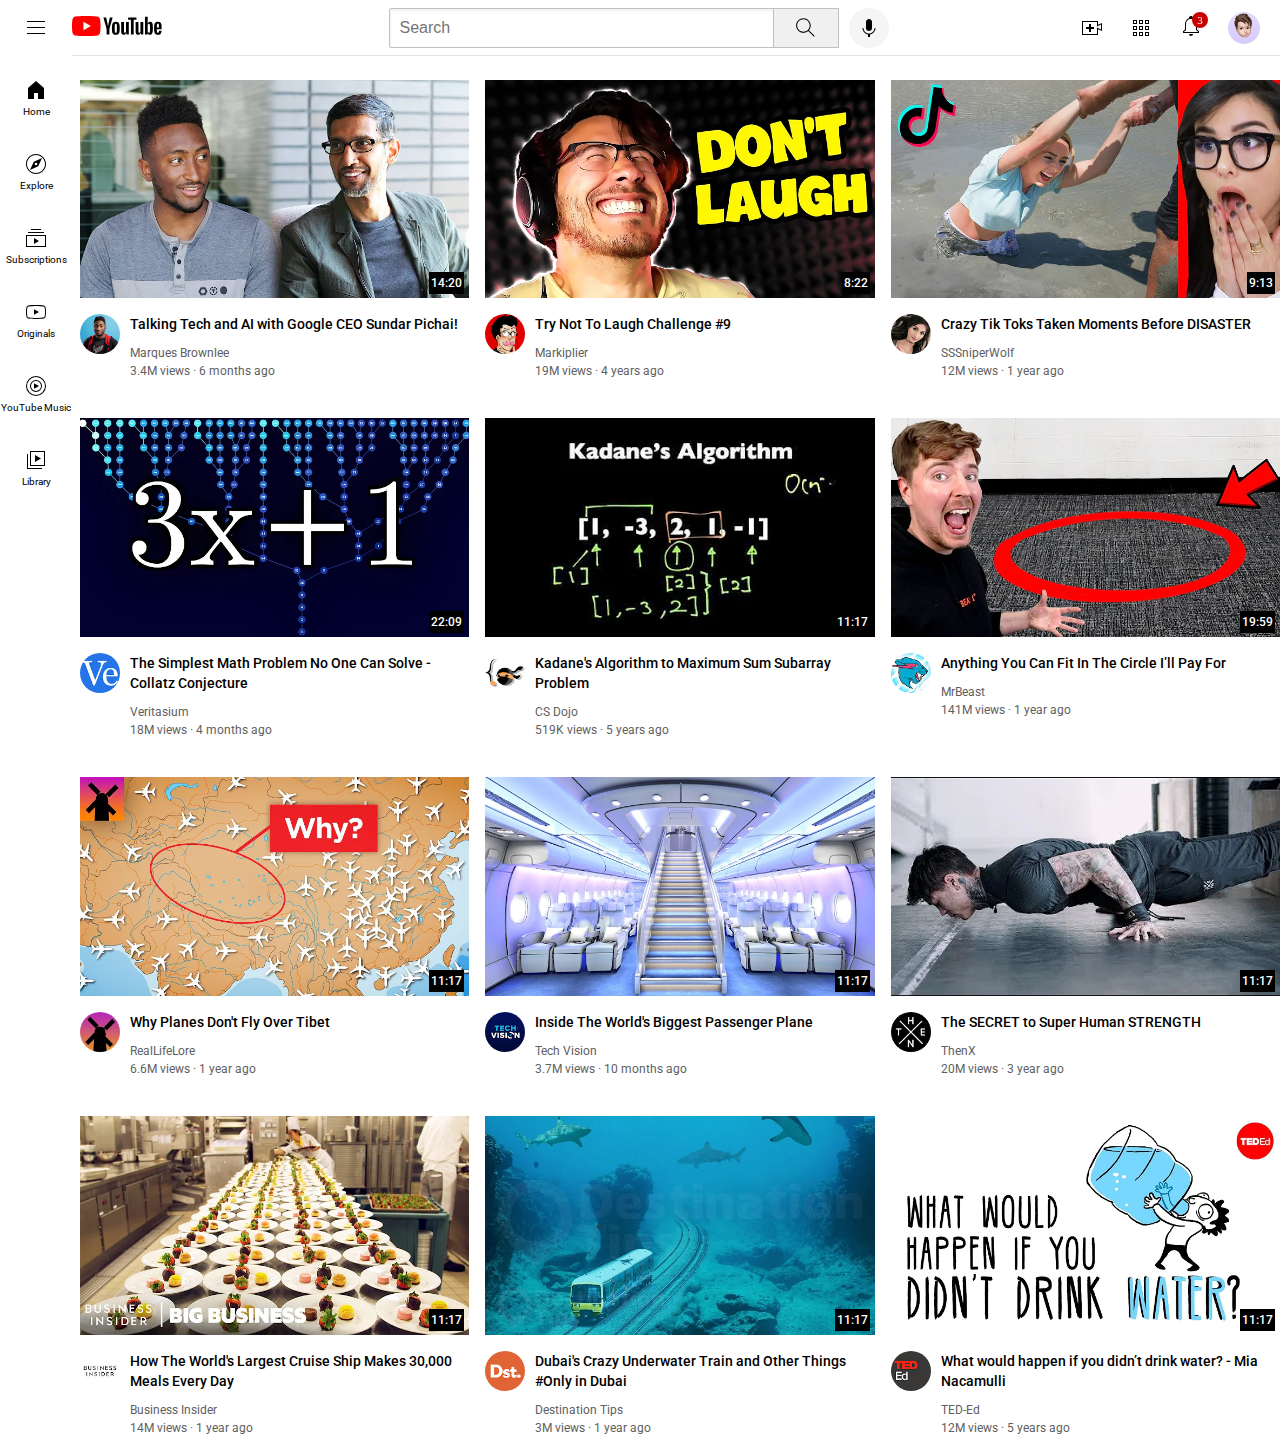
<file: index.html>
<!DOCTYPE html>
<html>
  <head>
    <title>YouTube.com Clone</title>

    <link rel="preconnect" href="https://fonts.googleapis.com">
    <link rel="preconnect" href="https://fonts.gstatic.com" crossorigin>
    <link href="https://fonts.googleapis.com/css2?family=Roboto:wght@400;500;700&display=swap" rel="stylesheet">

    <link rel="stylesheet" href="general.css">
    <link rel="stylesheet" href="header.css">
    <link rel="stylesheet" href="video.css">
    <link rel="stylesheet" href="sidebar.css">
  </head>
  <body>
    <header class="header">
      <div class="left-section">
        <img class="hamburger-menu" src="hamburger-menu.svg">
        <a href = "https://www.youtube.com"><img class="youtube-logo" src="youtube-logo.svg"></a>
      </div>
      <div class="middle-section">
        <input class="search-bar" type="text" placeholder="Search">
        <button class="search-button">
          <img class="search-icon" src="search.svg">
          <div class="tooltip">Search</div>
        </button>

        <button class="voice-search-button">
          <img class="voice-search-icon" src="voice-search-icon.svg">
          <div class="tooltip">Search with your voice</div>
        </button>
      </div>
      <div class="right-section">
        <div class="upload-icon-container">
          <img class="upload-icon" src="upload.svg">
          <div class="tooltip">Create</div>
        </div>
        <img class="youtube-apps-icon" src="youtube-apps.svg">
        <div class="notifications-icon-container">
          <img class="notifications-icon" src="notifications.svg">
          <div class="notifications-count">3</div>
          
        </div>
        <img class="current-user-picture" src="dp.jpeg">
      </div>
    </header>

    <nav class="sidebar">
      <div class="sidebar-link">
        <img src="home.svg">
        <div>Home</div>
      </div>
      <div class="sidebar-link">
        <img src="explore.svg">
        <div>Explore</div>
      </div>
      <div class="sidebar-link">
        <img src="subscriptions.svg">
        <div>Subscriptions</div>
      </div>
      <div class="sidebar-link">
        <img src="originals.svg">
        <div>Originals</div>
      </div>
      <div class="sidebar-link">
        <img src="youtube-music.svg">
        <div>YouTube Music</div>
      </div>
      <div class="sidebar-link">
        <img src="library.svg">
        <div>Library</div>
      </div>
    </nav>

    <main>
      <section class="video-grid">
        <div class="video-preview">
          <div class="thumbnail-row">
            <a href = "https://www.youtube.com/watch?v=n2RNcPRtAiY"><img class="thumbnail" src="thumbnail-1.webp"></a>
            <div class="video-time">14:20</div>
          </div>
          <div class="video-info-grid">
            <div class="channel-picture">
              <img class="profile-picture" src="channel-1.jpeg">
            </div>
            <div class="video-info">
              <p class="video-title">
              <a class = "video-link" href = "https://www.youtube.com/watch?v=n2RNcPRtAiY">Talking Tech and AI with Google CEO Sundar Pichai!</a>
              </p>
              <p class="video-author">
                <a class = "channel-link" href ="https://www.youtube.com/c/mkbhd">Marques Brownlee</a>
              </p>
              <p class="video-stats">
                3.4M views &#183; 6 months ago
              </p>
            </div>
          </div>
        </div>

        <div class="video-preview">
          <div class="thumbnail-row">
            <a href = "https://www.youtube.com/watch?v=mP0RAo9SKZk"><img class="thumbnail" src="thumbnail-2.webp"></a>
            <div class="video-time">8:22</div>
          </div>
          <div class="video-info-grid">
            <div class="channel-picture">
              <img class="profile-picture" src="channel-2.jpeg">
            </div>
            <div class="video-info">
              <p class="video-title">
                <a class = "video-link" href = "https://www.youtube.com/watch?v=mP0RAo9SKZk">Try Not To Laugh Challenge #9</a>
              </p>
              <p class="video-author">
                <a class = "channel-link" href ="https://youtube.com/@markiplier">Markiplier</a>
              </p>
              <p class="video-stats">
                19M views &#183; 4 years ago
              </p>
            </div>
          </div>
        </div>

        <div class="video-preview">
          <div class="thumbnail-row">
            <a href = "https://www.youtube.com/watch?v=FgjPQQeTh1w"><img class="thumbnail" src="thumbnail-3.webp"></a>
            <div class="video-time">9:13</div>
          </div>
          <div class="video-info-grid">
            <div class="channel-picture">
              <img class="profile-picture" src="channel-3.jpeg">
            </div>
            <div class="video-info">
              <p class="video-title">
                <a class = "video-link" href = "https://www.youtube.com/watch?v=FgjPQQeTh1w">Crazy Tik Toks Taken Moments Before DISASTER</a>
              </p>
              <p class="video-author">
                <a class = "channel-link" href ="https://www.youtube.com/user/SSSniperWolf">SSSniperWolf</a>
              </p>
              <p class="video-stats">
                12M views &#183; 1 year ago
              </p>
            </div>
          </div>
        </div>

        <div class="video-preview">
          <div class="thumbnail-row">
            <a href = "https://www.youtube.com/watch?v=094y1Z2wpJg"><img class="thumbnail" src="thumbnail-4.webp"></a>
            <div class="video-time">22:09</div>
          </div>
          <div class="video-info-grid">
            <div class="channel-picture">
              <img class="profile-picture" src="channel-4.jpeg">
            </div>
            <div class="video-info">
              <p class="video-title">
                <a class = "video-link" href = "https://www.youtube.com/watch?v=094y1Z2wpJg">The Simplest Math Problem No One Can Solve - Collatz Conjecture</a>
              </p>
              <p class="video-author">
                <a class = "channel-link" href ="https://www.youtube.com/c/veritasium">Veritasium</a>
              </p>
              <p class="video-stats">
                18M views &#183; 4 months ago
              </p>
            </div>
          </div>
        </div>

        <div class="video-preview">
          <div class="thumbnail-row">
            <a href = "https://www.youtube.com/watch?v=86CQq3pKSUw"><img class="thumbnail" src="thumbnail-5.webp"></a>
            <div class="video-time">11:17</div>
          </div>
          <div class="video-info-grid">
            <div class="channel-picture">
              <img class="profile-picture" src="channel-5.jpeg">
            </div>
            <div class="video-info">
              <p class="video-title">
                <a class = "video-link" href="https://www.youtube.com/watch?v=86CQq3pKSUw">Kadane's Algorithm to Maximum Sum Subarray Problem</a>
              </p>
              <p class="video-author">
                <a class = "channel-link" href ="https://www.youtube.com/c/CSDojo">CS Dojo</a>
              </p>
              <p class="video-stats">
                519K views &#183; 5 years ago
              </p>
            </div>
          </div>
        </div>

        <div class="video-preview">
          <div class="thumbnail-row">
            <a href = "https://www.youtube.com/watch?v=yXWw0_UfSFg"><img class="thumbnail" src="thumbnail-6.webp"></a>
            <div class="video-time">19:59</div>
          </div>
          <div class="video-info-grid">
            <div class="channel-picture">
              <img class="profile-picture" src="channel-6.jpeg">
            </div>
            <div class="video-info">
              <p class="video-title">
                <a class = "video-link" href = "https://www.youtube.com/watch?v=yXWw0_UfSFg">Anything You Can Fit In The Circle I’ll Pay For</a>
              </p>
              <p class="video-author">
                <a class = "channel-link" href ="https://www.youtube.com/channel/UCX6OQ3DkcsbYNE6H8uQQuVA">MrBeast</a>
              </p>
              <p class="video-stats">
                141M views &#183; 1 year ago
              </p>
            </div>
          </div>
        </div>
        <div class="video-preview">
          <div class="thumbnail-row">
            <a href = "https://www.youtube.com/watch?v=fNVa1qMbF9Y"><img class="thumbnail" src="thumbnail-7.webp"></a>
            <div class="video-time">11:17</div>
          </div>
          <div class="video-info-grid">
            <div class="channel-picture">
              <img class="profile-picture" src="channel-7.jpeg">
            </div>
            <div class="video-info">
              <p class="video-title">
                <a class = "video-link" href = "https://www.youtube.com/watch?v=fNVa1qMbF9Y">Why Planes Don't Fly Over Tibet</a>
              </p>
              <p class="video-author">
                <a class = "channel-link" href ="https://www.youtube.com/channel/UCP5tjEmvPItGyLhmjdwP7Ww">RealLifeLore</a>
              </p>
              <p class="video-stats">
                6.6M views &#183; 1 year ago
              </p>
            </div>
          </div>
        </div>
        <div class="video-preview">
          <div class="thumbnail-row">
            <a href = "https://www.youtube.com/watch?v=lFm4EM1juls"><img class="thumbnail" src="thumbnail-8.webp"></a>
            <div class="video-time">11:17</div>
          </div>
          <div class="video-info-grid">
            <div class="channel-picture">
              <img class="profile-picture" src="channel-8.jpeg">
            </div>
            <div class="video-info">
              <p class="video-title">
                <a class = "video-link" href = "https://www.youtube.com/watch?v=lFm4EM1juls">Inside The World's Biggest Passenger Plane</a>
              </p>
              <p class="video-author">
                <a class = "channel-link" href ="https://www.youtube.com/channel/UCHAK6CyegY22Zj2GWrcaIxg">Tech Vision</a>
              </p>
              <p class="video-stats">
                3.7M views &#183; 10 months ago
              </p>
            </div>
          </div>
        </div>
        <div class="video-preview">
          <div class="thumbnail-row">
            <a href = "https://www.youtube.com/watch?v=ixmxOlcrlUc"><img class="thumbnail" src="thumbnail-9.webp"></a>
            <div class="video-time">11:17</div>
          </div>
          <div class="video-info-grid">
            <div class="channel-picture">
              <img class="profile-picture" src="channel-9.jpeg">
            </div>
            <div class="video-info">
              <p class="video-title">
               <a class = "video-link" href = "https://www.youtube.com/watch?v=ixmxOlcrlUc">The SECRET to Super Human STRENGTH</a>
              </p>
              <p class="video-author">
                <a class = "channel-link" href ="https://www.youtube.com/c/OFFICIALTHENXSTUDIOS">ThenX</a>
              </p>
              <p class="video-stats">
                20M views &#183; 3 year ago
              </p>
            </div>
          </div>
        </div>
        <div class="video-preview">
          <div class="thumbnail-row">
            <a href = "https://www.youtube.com/watch?v=R2vXbFp5C9o"><img class="thumbnail" src="thumbnail-10.webp"></a>
            <div class="video-time">11:17</div>
          </div>
          <div class="video-info-grid">
            <div class="channel-picture">
              <img class="profile-picture" src="channel-10.jpeg">
            </div>
            <div class="video-info">
              <p class="video-title">
                <a class = "video-link" href ="https://www.youtube.com/watch?v=R2vXbFp5C9o">How The World's Largest Cruise Ship Makes 30,000 Meals Every Day</a>
              </p>
              <p class="video-author">
                <a class = "channel-link" href ="https://www.youtube.com/user/businessinsider">Business Insider</a>
              </p>
              <p class="video-stats">
                14M views &#183; 1 year ago
              </p>
            </div>
          </div>
        </div>
        <div class="video-preview">
          <div class="thumbnail-row">
            <a href = "https://www.youtube.com/watch?v=0nZuYyXET3s"><img class="thumbnail" src="thumbnail-11.webp"></a>
            <div class="video-time">11:17</div>
          </div>
          <div class="video-info-grid">
            <div class="channel-picture">
              <img class="profile-picture" src="channel-11.jpeg">
            </div>
            <div class="video-info">
              <p class="video-title">
                <a class = "video-link" href = "https://www.youtube.com/watch?v=0nZuYyXET3s">Dubai's Crazy Underwater Train and Other Things #Only in Dubai</a>
              </p>
              <p class="video-author">
                <a class = "channel-link" href ="https://www.youtube.com/c/Destinationtips">Destination Tips</a>
              </p>
              <p class="video-stats">
                3M views &#183; 1 year ago
              </p>
            </div>
          </div>
        </div>
        <div class="video-preview">
          <div class="thumbnail-row">
            <a href = "https://www.youtube.com/watch?v=9iMGFqMmUFs"><img class="thumbnail" src="thumbnail-12.webp"></a>
            <div class="video-time">11:17</div>
          </div>
          <div class="video-info-grid">
            <div class="channel-picture">
              <img class="profile-picture" src="channel-12.jpeg">
            </div>
            <div class="video-info">
              <p class="video-title">
                <a class = "video-link" href = "https://www.youtube.com/watch?v=9iMGFqMmUFs">What would happen if you didn’t drink water? - Mia Nacamulli</a>
              </p>
              <p class="video-author">
                <a class = "channel-link" href ="https://www.youtube.com/teded">TED-Ed</a>
              </p>
              <p class="video-stats">
                12M views &#183; 5 years ago
              </p>
            </div>
          </div>
        </div>

      </section>
    </main>
  </body>
</html>
</file>
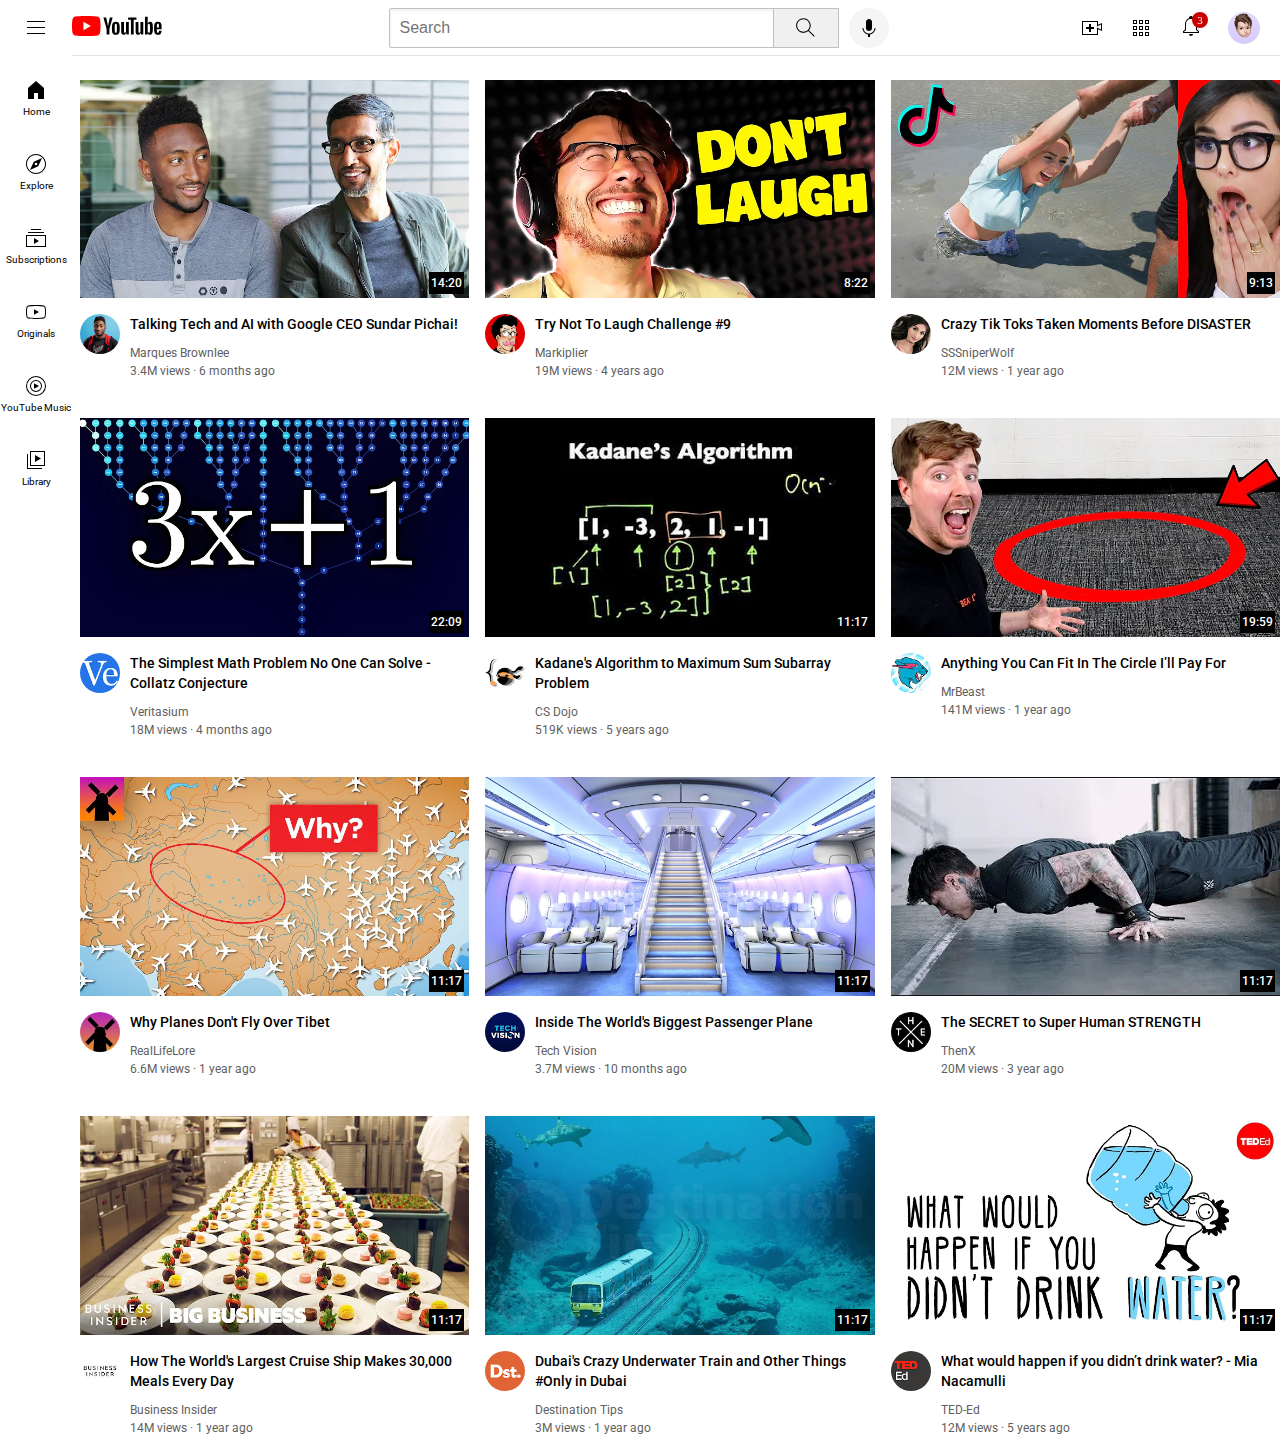
<file: youtube.html>
<!DOCTYPE html>
<html>
  <head>
    <title>YouTube.com Clone</title>

    <link rel="preconnect" href="https://fonts.googleapis.com">
    <link rel="preconnect" href="https://fonts.gstatic.com" crossorigin>
    <link href="https://fonts.googleapis.com/css2?family=Roboto:wght@400;500;700&display=swap" rel="stylesheet">

    <link rel="stylesheet" href="general.css">
    <link rel="stylesheet" href="header.css">
    <link rel="stylesheet" href="video.css">
    <link rel="stylesheet" href="sidebar.css">
  </head>
  <body>
    <header class="header">
      <div class="left-section">
        <img class="hamburger-menu" src="hamburger-menu.svg">
        <a href = "https://www.youtube.com"><img class="youtube-logo" src="youtube-logo.svg"></a>
      </div>
      <div class="middle-section">
        <input class="search-bar" type="text" placeholder="Search">
        <button class="search-button">
          <img class="search-icon" src="search.svg">
          <div class="tooltip">Search</div>
        </button>

        <button class="voice-search-button">
          <img class="voice-search-icon" src="voice-search-icon.svg">
          <div class="tooltip">Search with your voice</div>
        </button>
      </div>
      <div class="right-section">
        <div class="upload-icon-container">
          <img class="upload-icon" src="upload.svg">
          <div class="tooltip">Create</div>
        </div>
        <img class="youtube-apps-icon" src="youtube-apps.svg">
        <div class="notifications-icon-container">
          <img class="notifications-icon" src="notifications.svg">
          <div class="notifications-count">3</div>
          
        </div>
        <img class="current-user-picture" src="dp.jpeg">
      </div>
    </header>

    <nav class="sidebar">
      <div class="sidebar-link">
        <img src="home.svg">
        <div>Home</div>
      </div>
      <div class="sidebar-link">
        <img src="explore.svg">
        <div>Explore</div>
      </div>
      <div class="sidebar-link">
        <img src="subscriptions.svg">
        <div>Subscriptions</div>
      </div>
      <div class="sidebar-link">
        <img src="originals.svg">
        <div>Originals</div>
      </div>
      <div class="sidebar-link">
        <img src="youtube-music.svg">
        <div>YouTube Music</div>
      </div>
      <div class="sidebar-link">
        <img src="library.svg">
        <div>Library</div>
      </div>
    </nav>

    <main>
      <section class="video-grid">
        <div class="video-preview">
          <div class="thumbnail-row">
            <a href = "https://www.youtube.com/watch?v=n2RNcPRtAiY"><img class="thumbnail" src="thumbnail-1.webp"></a>
            <div class="video-time">14:20</div>
          </div>
          <div class="video-info-grid">
            <div class="channel-picture">
              <img class="profile-picture" src="channel-1.jpeg">
            </div>
            <div class="video-info">
              <p class="video-title">
              <a class = "video-link" href = "https://www.youtube.com/watch?v=n2RNcPRtAiY">Talking Tech and AI with Google CEO Sundar Pichai!</a>
              </p>
              <p class="video-author">
                <a class = "channel-link" href ="https://www.youtube.com/c/mkbhd">Marques Brownlee</a>
              </p>
              <p class="video-stats">
                3.4M views &#183; 6 months ago
              </p>
            </div>
          </div>
        </div>

        <div class="video-preview">
          <div class="thumbnail-row">
            <a href = "https://www.youtube.com/watch?v=mP0RAo9SKZk"><img class="thumbnail" src="thumbnail-2.webp"></a>
            <div class="video-time">8:22</div>
          </div>
          <div class="video-info-grid">
            <div class="channel-picture">
              <img class="profile-picture" src="channel-2.jpeg">
            </div>
            <div class="video-info">
              <p class="video-title">
                <a class = "video-link" href = "https://www.youtube.com/watch?v=mP0RAo9SKZk">Try Not To Laugh Challenge #9</a>
              </p>
              <p class="video-author">
                <a class = "channel-link" href ="https://youtube.com/@markiplier">Markiplier</a>
              </p>
              <p class="video-stats">
                19M views &#183; 4 years ago
              </p>
            </div>
          </div>
        </div>

        <div class="video-preview">
          <div class="thumbnail-row">
            <a href = "https://www.youtube.com/watch?v=FgjPQQeTh1w"><img class="thumbnail" src="thumbnail-3.webp"></a>
            <div class="video-time">9:13</div>
          </div>
          <div class="video-info-grid">
            <div class="channel-picture">
              <img class="profile-picture" src="channel-3.jpeg">
            </div>
            <div class="video-info">
              <p class="video-title">
                <a class = "video-link" href = "https://www.youtube.com/watch?v=FgjPQQeTh1w">Crazy Tik Toks Taken Moments Before DISASTER</a>
              </p>
              <p class="video-author">
                <a class = "channel-link" href ="https://www.youtube.com/user/SSSniperWolf">SSSniperWolf</a>
              </p>
              <p class="video-stats">
                12M views &#183; 1 year ago
              </p>
            </div>
          </div>
        </div>

        <div class="video-preview">
          <div class="thumbnail-row">
            <a href = "https://www.youtube.com/watch?v=094y1Z2wpJg"><img class="thumbnail" src="thumbnail-4.webp"></a>
            <div class="video-time">22:09</div>
          </div>
          <div class="video-info-grid">
            <div class="channel-picture">
              <img class="profile-picture" src="channel-4.jpeg">
            </div>
            <div class="video-info">
              <p class="video-title">
                <a class = "video-link" href = "https://www.youtube.com/watch?v=094y1Z2wpJg">The Simplest Math Problem No One Can Solve - Collatz Conjecture</a>
              </p>
              <p class="video-author">
                <a class = "channel-link" href ="https://www.youtube.com/c/veritasium">Veritasium</a>
              </p>
              <p class="video-stats">
                18M views &#183; 4 months ago
              </p>
            </div>
          </div>
        </div>

        <div class="video-preview">
          <div class="thumbnail-row">
            <a href = "https://www.youtube.com/watch?v=86CQq3pKSUw"><img class="thumbnail" src="thumbnail-5.webp"></a>
            <div class="video-time">11:17</div>
          </div>
          <div class="video-info-grid">
            <div class="channel-picture">
              <img class="profile-picture" src="channel-5.jpeg">
            </div>
            <div class="video-info">
              <p class="video-title">
                <a class = "video-link" href="https://www.youtube.com/watch?v=86CQq3pKSUw">Kadane's Algorithm to Maximum Sum Subarray Problem</a>
              </p>
              <p class="video-author">
                <a class = "channel-link" href ="https://www.youtube.com/c/CSDojo">CS Dojo</a>
              </p>
              <p class="video-stats">
                519K views &#183; 5 years ago
              </p>
            </div>
          </div>
        </div>

        <div class="video-preview">
          <div class="thumbnail-row">
            <a href = "https://www.youtube.com/watch?v=yXWw0_UfSFg"><img class="thumbnail" src="thumbnail-6.webp"></a>
            <div class="video-time">19:59</div>
          </div>
          <div class="video-info-grid">
            <div class="channel-picture">
              <img class="profile-picture" src="channel-6.jpeg">
            </div>
            <div class="video-info">
              <p class="video-title">
                <a class = "video-link" href = "https://www.youtube.com/watch?v=yXWw0_UfSFg">Anything You Can Fit In The Circle I’ll Pay For</a>
              </p>
              <p class="video-author">
                <a class = "channel-link" href ="https://www.youtube.com/channel/UCX6OQ3DkcsbYNE6H8uQQuVA">MrBeast</a>
              </p>
              <p class="video-stats">
                141M views &#183; 1 year ago
              </p>
            </div>
          </div>
        </div>
        <div class="video-preview">
          <div class="thumbnail-row">
            <a href = "https://www.youtube.com/watch?v=fNVa1qMbF9Y"><img class="thumbnail" src="thumbnail-7.webp"></a>
            <div class="video-time">11:17</div>
          </div>
          <div class="video-info-grid">
            <div class="channel-picture">
              <img class="profile-picture" src="channel-7.jpeg">
            </div>
            <div class="video-info">
              <p class="video-title">
                <a class = "video-link" href = "https://www.youtube.com/watch?v=fNVa1qMbF9Y">Why Planes Don't Fly Over Tibet</a>
              </p>
              <p class="video-author">
                <a class = "channel-link" href ="https://www.youtube.com/channel/UCP5tjEmvPItGyLhmjdwP7Ww">RealLifeLore</a>
              </p>
              <p class="video-stats">
                6.6M views &#183; 1 year ago
              </p>
            </div>
          </div>
        </div>
        <div class="video-preview">
          <div class="thumbnail-row">
            <a href = "https://www.youtube.com/watch?v=lFm4EM1juls"><img class="thumbnail" src="thumbnail-8.webp"></a>
            <div class="video-time">11:17</div>
          </div>
          <div class="video-info-grid">
            <div class="channel-picture">
              <img class="profile-picture" src="channel-8.jpeg">
            </div>
            <div class="video-info">
              <p class="video-title">
                <a class = "video-link" href = "https://www.youtube.com/watch?v=lFm4EM1juls">Inside The World's Biggest Passenger Plane</a>
              </p>
              <p class="video-author">
                <a class = "channel-link" href ="https://www.youtube.com/channel/UCHAK6CyegY22Zj2GWrcaIxg">Tech Vision</a>
              </p>
              <p class="video-stats">
                3.7M views &#183; 10 months ago
              </p>
            </div>
          </div>
        </div>
        <div class="video-preview">
          <div class="thumbnail-row">
            <a href = "https://www.youtube.com/watch?v=ixmxOlcrlUc"><img class="thumbnail" src="thumbnail-9.webp"></a>
            <div class="video-time">11:17</div>
          </div>
          <div class="video-info-grid">
            <div class="channel-picture">
              <img class="profile-picture" src="channel-9.jpeg">
            </div>
            <div class="video-info">
              <p class="video-title">
               <a class = "video-link" href = "https://www.youtube.com/watch?v=ixmxOlcrlUc">The SECRET to Super Human STRENGTH</a>
              </p>
              <p class="video-author">
                <a class = "channel-link" href ="https://www.youtube.com/c/OFFICIALTHENXSTUDIOS">ThenX</a>
              </p>
              <p class="video-stats">
                20M views &#183; 3 year ago
              </p>
            </div>
          </div>
        </div>
        <div class="video-preview">
          <div class="thumbnail-row">
            <a href = "https://www.youtube.com/watch?v=R2vXbFp5C9o"><img class="thumbnail" src="thumbnail-10.webp"></a>
            <div class="video-time">11:17</div>
          </div>
          <div class="video-info-grid">
            <div class="channel-picture">
              <img class="profile-picture" src="channel-10.jpeg">
            </div>
            <div class="video-info">
              <p class="video-title">
                <a class = "video-link" href ="https://www.youtube.com/watch?v=R2vXbFp5C9o">How The World's Largest Cruise Ship Makes 30,000 Meals Every Day</a>
              </p>
              <p class="video-author">
                <a class = "channel-link" href ="https://www.youtube.com/user/businessinsider">Business Insider</a>
              </p>
              <p class="video-stats">
                14M views &#183; 1 year ago
              </p>
            </div>
          </div>
        </div>
        <div class="video-preview">
          <div class="thumbnail-row">
            <a href = "https://www.youtube.com/watch?v=0nZuYyXET3s"><img class="thumbnail" src="thumbnail-11.webp"></a>
            <div class="video-time">11:17</div>
          </div>
          <div class="video-info-grid">
            <div class="channel-picture">
              <img class="profile-picture" src="channel-11.jpeg">
            </div>
            <div class="video-info">
              <p class="video-title">
                <a class = "video-link" href = "https://www.youtube.com/watch?v=0nZuYyXET3s">Dubai's Crazy Underwater Train and Other Things #Only in Dubai</a>
              </p>
              <p class="video-author">
                <a class = "channel-link" href ="https://www.youtube.com/c/Destinationtips">Destination Tips</a>
              </p>
              <p class="video-stats">
                3M views &#183; 1 year ago
              </p>
            </div>
          </div>
        </div>
        <div class="video-preview">
          <div class="thumbnail-row">
            <a href = "https://www.youtube.com/watch?v=9iMGFqMmUFs"><img class="thumbnail" src="thumbnail-12.webp"></a>
            <div class="video-time">11:17</div>
          </div>
          <div class="video-info-grid">
            <div class="channel-picture">
              <img class="profile-picture" src="channel-12.jpeg">
            </div>
            <div class="video-info">
              <p class="video-title">
                <a class = "video-link" href = "https://www.youtube.com/watch?v=9iMGFqMmUFs">What would happen if you didn’t drink water? - Mia Nacamulli</a>
              </p>
              <p class="video-author">
                <a class = "channel-link" href ="https://www.youtube.com/teded">TED-Ed</a>
              </p>
              <p class="video-stats">
                12M views &#183; 5 years ago
              </p>
            </div>
          </div>
        </div>

      </section>
    </main>
  </body>
</html>
</file>
<file: general.css>
p {
    font-family: Roboto, Arial;
    margin-top: 0;
    margin-bottom: 0;
  }
body{
    margin: 0;
    padding-top: 80px;
    padding-left: 80px;
}
</file>
<file: header.css>
.header {
  height: 55px;

  display: flex;
  flex-direction: row;
  justify-content: space-between;

  position: fixed;
  top: 0;
  left: 0;
  right: 0;
  z-index: 100;

  background-color: white;
  border-bottom-width: 1px;
  border-bottom-style: solid;
  border-bottom-color: rgb(228, 228, 228);
}

.left-section {
  display: flex;
  align-items: center;
}

.hamburger-menu {
  height: 24px;
  margin-left: 24px;
  margin-right: 24px;
}

.youtube-logo {
  height: 20px;
}

.middle-section {
  flex: 1;
  margin-left: 70px;
  margin-right: 35px;
  max-width: 500px;
  display: flex;
  align-items: center;
}

.search-bar {
  flex: 1;
  height: 36px;
  padding-left: 10px;
  font-size: 16px;
  border: 1px solid rgb(192, 192, 192);
  border-radius: 2px;
  box-shadow: inset 1px 2px 3px rgba(0, 0, 0, 0.05);
  width: 0;
}

.search-bar::placeholder {
  font-size: 16px;
}

.search-button {
  height: 40px;
  width: 66px;
  background-color: rgb(240, 240, 240);
  border-width: 1px;
  border-style: solid;
  border-color: rgb(192, 192, 192);
  margin-left: -1px;
  margin-right: 10px;
}

.search-button,
.voice-search-button,
.upload-icon-container {
  display: flex;
  justify-content: center;
  align-items: center;
  position: relative;
}

.search-button .tooltip,
.voice-search-button .tooltip,
.upload-icon-container .tooltip {
  position: absolute;
  background-color: gray;
  color: white;
  padding-top: 4px;
  padding-bottom: 4px;
  padding-left: 8px;
  padding-right: 8px;
  border-radius: 2px;
  font-size: 12px;
  bottom: -30px;
  opacity: 0;
  transition: opacity 0.15s;
  pointer-events: none;
  white-space: nowrap;
}

.search-button:hover .tooltip,
.voice-search-button:hover .tooltip,
.upload-icon-container:hover .tooltip, 
.notifications-icon-container:hover .tooltip {
  opacity: 1;
  font-family: Roboto, Arial;
}

.search-icon {
  height: 25px;
}

.voice-search-button {
  height: 40px;
  width: 40px;
  border-radius: 20px;
  border: none;
  background-color: rgb(245, 245, 245);
}

.voice-search-icon {
  height: 24px;
}

.right-section {
  width: 180px;
  margin-right: 20px;
  display: flex;
  align-items: center;
  justify-content: space-between;
  flex-shrink: 0;
}

.upload-icon {
  height: 24px;
}

.youtube-apps-icon {
  height: 24px;
}

.notifications-icon {
  height: 24px;
}

.notifications-icon-container {
  position: relative;
}

.notifications-count {
  position: absolute;
  top: -2px;
  right: -5px;
  background-color: rgb(200, 0, 0);
  color: white;
  font-size: 11px;
  padding-left: 5px;
  padding-right: 5px;
  padding-top: 2px;
  padding-bottom: 2px;
  border-radius: 10px;
}

.current-user-picture {
  height: 32px;
  border-radius: 16px;
}
</file>
<file: video.css>
.thumbnail {
    width: 100%;
  }

  .video-title {
    margin-top: 0;
    font-size: 14px;
    font-weight: 500;
    line-height: 20px;
    margin-bottom: 12px;
  }

  .video-info-grid {
    display: grid;
    grid-template-columns: 50px 1fr;
  }

  .profile-picture {
    width: 40px;
    border-radius: 50px;
  }

  .thumbnail-row {
    margin-bottom: 12px;
    position: relative;
  }

  .video-author,
  .video-stats {
    font-size: 12px;
    color: rgb(96, 96, 96);
  }

  .video-author {
    margin-bottom: 4px;
  }

  .video-grid {
    display: grid;
    grid-template-columns: 1fr 1fr 1fr;
    column-gap: 16px;
    row-gap: 40px;
  }
  .video-time{
    font-family: Roboto, Arial;
    background-color: black;
    color: white;
    position: absolute;
    bottom: 8px;
    right: 5px;
    font-size: 12px;
    font-weight: 500;
    padding-left: 2px;
    padding-right: 2px;
    padding-top: 4px;
    padding-bottom: 4px;
  }
  .video-link{
    text-decoration: none;
    color: black;
  }
  .channel-link{
    text-decoration: none;
    color: inherit;
  }
</file>
<file: sidebar.css>
.sidebar {
    position: fixed;
    left: 0;
    bottom: 0;
    top: 55px;
    background-color: white;
    width: 72px;
    z-index: 200;
    padding-top: 5px;
  }
  
  .sidebar-link {
    height: 74px;
    display: flex;
    justify-content: center;
    align-items: center;
    flex-direction: column;
    cursor: pointer;
    font-family: Roboto, Arial;
  }
  
  .sidebar-link:hover {
    background-color: rgb(235, 235, 235);
  }
  
  .sidebar-link img {
    height: 24px;
    margin-bottom: 4px;
  }
  
  .sidebar-link div {
    font-size: 10px;
  }
</file>
